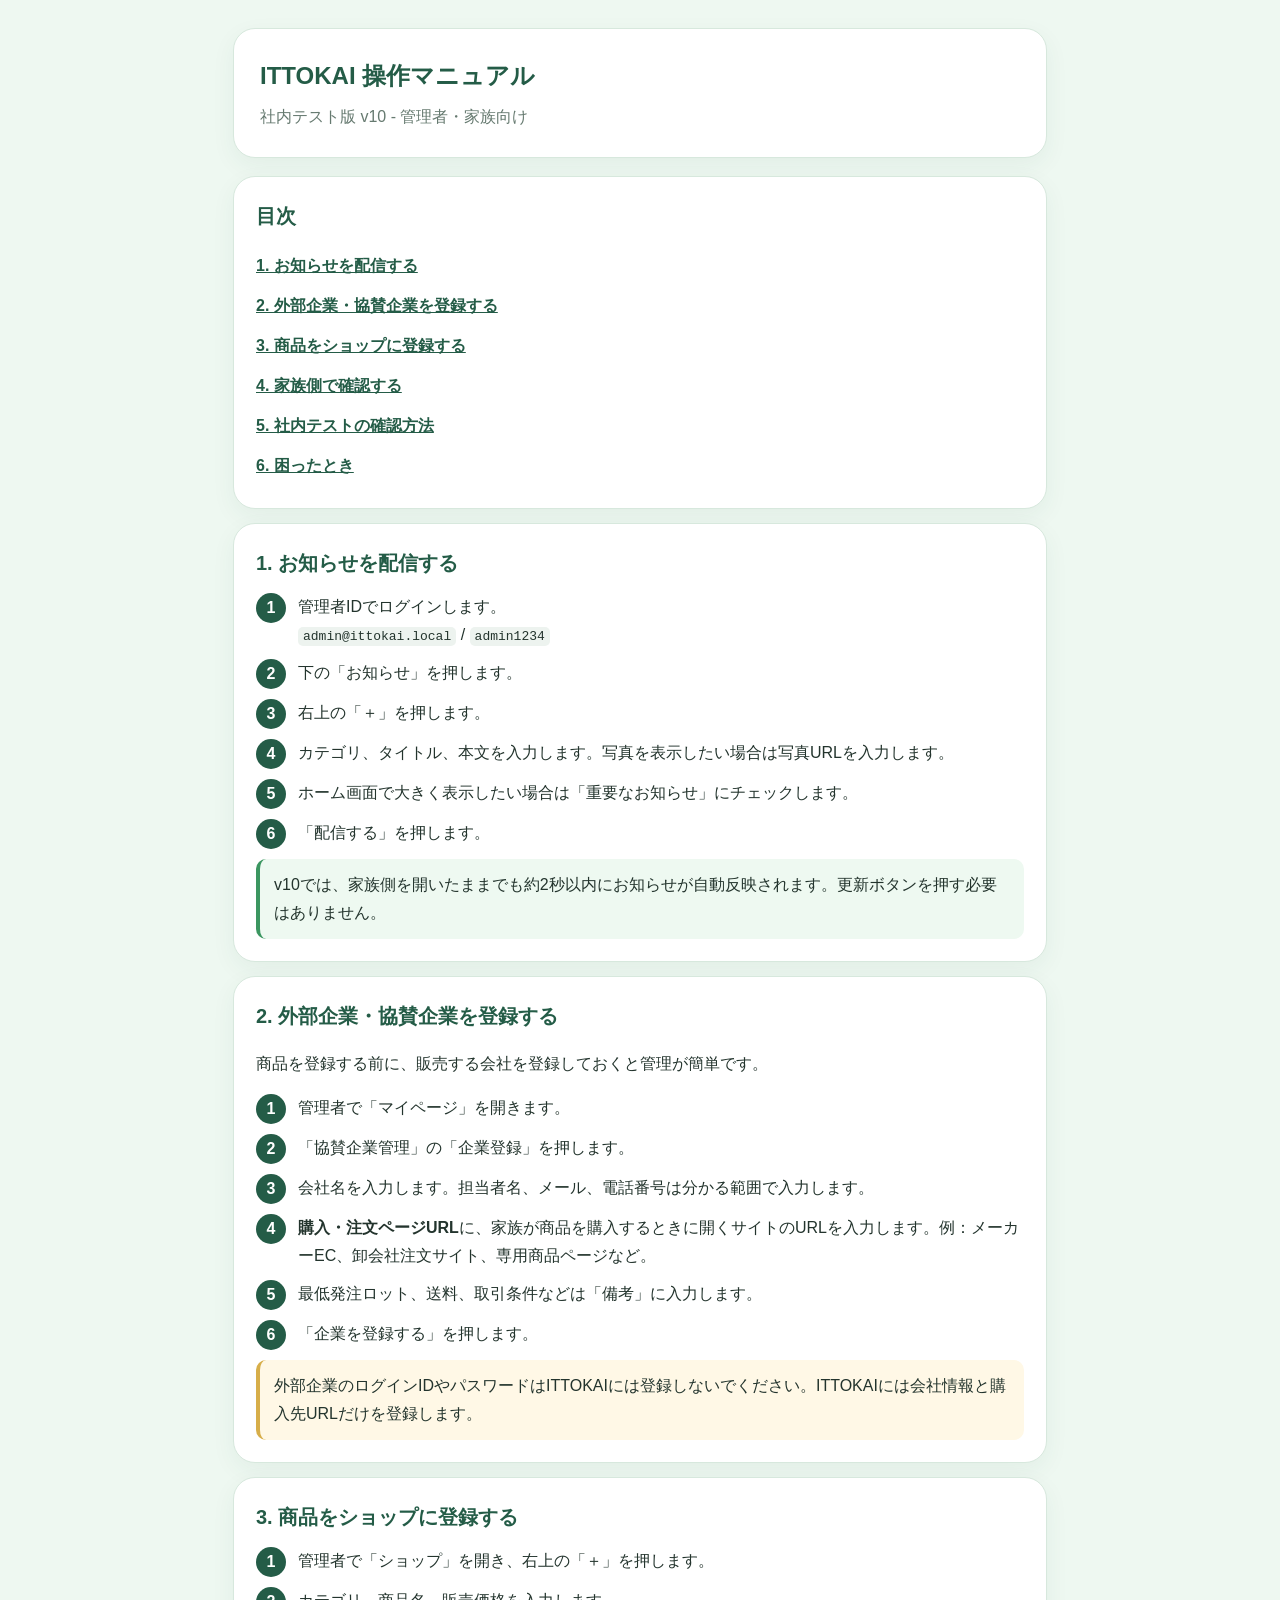
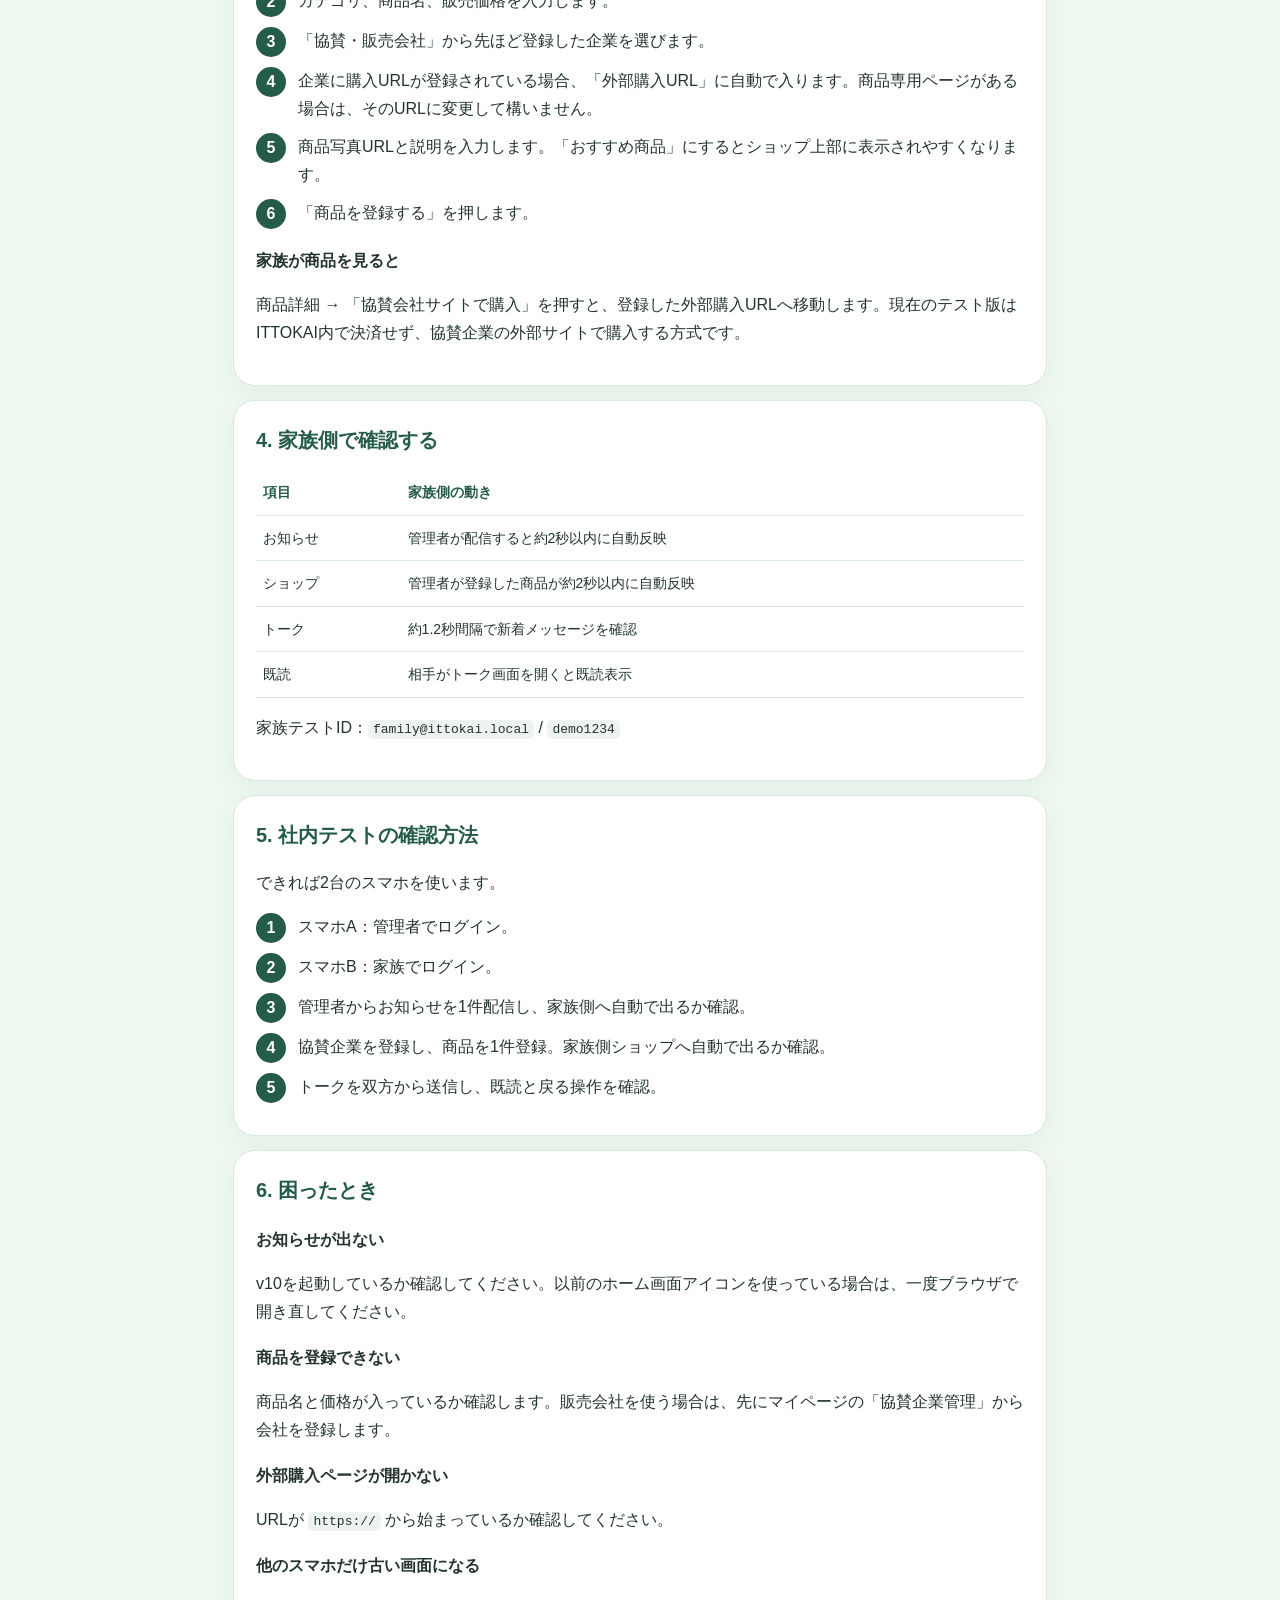
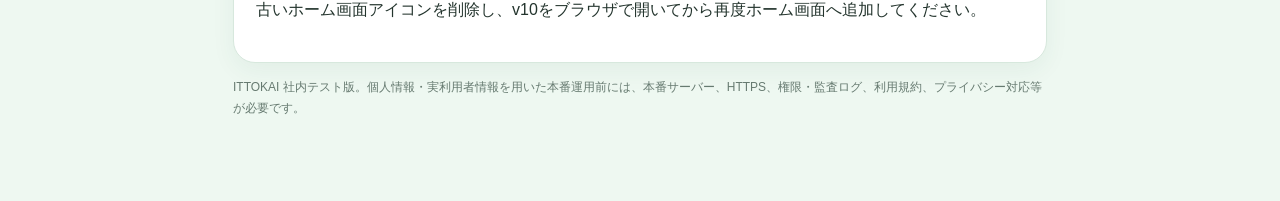
<file: ITTOKAI_Manual_v10.html>
<!doctype html><html lang="ja"><head><meta charset="utf-8"><meta name="viewport" content="width=device-width,initial-scale=1"><title>ITTOKAI 操作マニュアル</title><style>
:root{--g:#245c47;--bg:#eef8f1;--line:#d7e8dd;--muted:#667a70}*{box-sizing:border-box}body{margin:0;font-family:-apple-system,BlinkMacSystemFont,"Segoe UI","Yu Gothic UI",Meiryo,sans-serif;background:var(--bg);color:#23342d;line-height:1.75}.wrap{max-width:850px;margin:auto;padding:28px 18px 70px}.hero,.card{background:#fff;border:1px solid var(--line);border-radius:22px;box-shadow:0 8px 24px rgba(34,83,62,.06)}.hero{padding:26px;margin-bottom:18px}.hero h1{margin:0 0 6px;color:var(--g)}.hero p{margin:0;color:var(--muted)}.card{padding:22px;margin:14px 0}h2{color:var(--g);font-size:20px;margin:0 0 12px}h3{font-size:16px;margin:18px 0 7px}.step{display:flex;gap:12px;margin:10px 0}.num{width:30px;height:30px;border-radius:50%;background:var(--g);color:#fff;display:grid;place-items:center;font-weight:800;flex:none}.note{background:#fff8e6;border-left:4px solid #d7ae49;padding:12px 14px;border-radius:10px}.ok{background:#eef9f1;border-left:4px solid #3b9660;padding:12px 14px;border-radius:10px}table{width:100%;border-collapse:collapse;font-size:14px}th,td{border-bottom:1px solid var(--line);padding:10px 7px;text-align:left;vertical-align:top}th{color:var(--g)}code{background:#edf3ef;padding:2px 5px;border-radius:5px}a{color:var(--g);font-weight:700}.toc a{display:block;padding:6px 0}.small{font-size:12px;color:var(--muted)}
</style></head><body><main class="wrap"><section class="hero"><h1>ITTOKAI 操作マニュアル</h1><p>社内テスト版 v10 - 管理者・家族向け</p></section>
<section class="card toc"><h2>目次</h2><a href="#news">1. お知らせを配信する</a><a href="#vendor">2. 外部企業・協賛企業を登録する</a><a href="#product">3. 商品をショップに登録する</a><a href="#family">4. 家族側で確認する</a><a href="#test">5. 社内テストの確認方法</a><a href="#trouble">6. 困ったとき</a></section>
<section class="card" id="news"><h2>1. お知らせを配信する</h2><div class="step"><span class="num">1</span><div>管理者IDでログインします。<br><code>admin@ittokai.local</code> / <code>admin1234</code></div></div><div class="step"><span class="num">2</span><div>下の「お知らせ」を押します。</div></div><div class="step"><span class="num">3</span><div>右上の「＋」を押します。</div></div><div class="step"><span class="num">4</span><div>カテゴリ、タイトル、本文を入力します。写真を表示したい場合は写真URLを入力します。</div></div><div class="step"><span class="num">5</span><div>ホーム画面で大きく表示したい場合は「重要なお知らせ」にチェックします。</div></div><div class="step"><span class="num">6</span><div>「配信する」を押します。</div></div><div class="ok">v10では、家族側を開いたままでも約2秒以内にお知らせが自動反映されます。更新ボタンを押す必要はありません。</div></section>
<section class="card" id="vendor"><h2>2. 外部企業・協賛企業を登録する</h2><p>商品を登録する前に、販売する会社を登録しておくと管理が簡単です。</p><div class="step"><span class="num">1</span><div>管理者で「マイページ」を開きます。</div></div><div class="step"><span class="num">2</span><div>「協賛企業管理」の「企業登録」を押します。</div></div><div class="step"><span class="num">3</span><div>会社名を入力します。担当者名、メール、電話番号は分かる範囲で入力します。</div></div><div class="step"><span class="num">4</span><div><b>購入・注文ページURL</b>に、家族が商品を購入するときに開くサイトのURLを入力します。例：メーカーEC、卸会社注文サイト、専用商品ページなど。</div></div><div class="step"><span class="num">5</span><div>最低発注ロット、送料、取引条件などは「備考」に入力します。</div></div><div class="step"><span class="num">6</span><div>「企業を登録する」を押します。</div></div><div class="note">外部企業のログインIDやパスワードはITTOKAIには登録しないでください。ITTOKAIには会社情報と購入先URLだけを登録します。</div></section>
<section class="card" id="product"><h2>3. 商品をショップに登録する</h2><div class="step"><span class="num">1</span><div>管理者で「ショップ」を開き、右上の「＋」を押します。</div></div><div class="step"><span class="num">2</span><div>カテゴリ、商品名、販売価格を入力します。</div></div><div class="step"><span class="num">3</span><div>「協賛・販売会社」から先ほど登録した企業を選びます。</div></div><div class="step"><span class="num">4</span><div>企業に購入URLが登録されている場合、「外部購入URL」に自動で入ります。商品専用ページがある場合は、そのURLに変更して構いません。</div></div><div class="step"><span class="num">5</span><div>商品写真URLと説明を入力します。「おすすめ商品」にするとショップ上部に表示されやすくなります。</div></div><div class="step"><span class="num">6</span><div>「商品を登録する」を押します。</div></div><h3>家族が商品を見ると</h3><p>商品詳細 → 「協賛会社サイトで購入」を押すと、登録した外部購入URLへ移動します。現在のテスト版はITTOKAI内で決済せず、協賛企業の外部サイトで購入する方式です。</p></section>
<section class="card" id="family"><h2>4. 家族側で確認する</h2><table><tr><th>項目</th><th>家族側の動き</th></tr><tr><td>お知らせ</td><td>管理者が配信すると約2秒以内に自動反映</td></tr><tr><td>ショップ</td><td>管理者が登録した商品が約2秒以内に自動反映</td></tr><tr><td>トーク</td><td>約1.2秒間隔で新着メッセージを確認</td></tr><tr><td>既読</td><td>相手がトーク画面を開くと既読表示</td></tr></table><p>家族テストID：<code>family@ittokai.local</code> / <code>demo1234</code></p></section>
<section class="card" id="test"><h2>5. 社内テストの確認方法</h2><p>できれば2台のスマホを使います。</p><div class="step"><span class="num">1</span><div>スマホA：管理者でログイン。</div></div><div class="step"><span class="num">2</span><div>スマホB：家族でログイン。</div></div><div class="step"><span class="num">3</span><div>管理者からお知らせを1件配信し、家族側へ自動で出るか確認。</div></div><div class="step"><span class="num">4</span><div>協賛企業を登録し、商品を1件登録。家族側ショップへ自動で出るか確認。</div></div><div class="step"><span class="num">5</span><div>トークを双方から送信し、既読と戻る操作を確認。</div></div></section>
<section class="card" id="trouble"><h2>6. 困ったとき</h2><h3>お知らせが出ない</h3><p>v10を起動しているか確認してください。以前のホーム画面アイコンを使っている場合は、一度ブラウザで開き直してください。</p><h3>商品を登録できない</h3><p>商品名と価格が入っているか確認します。販売会社を使う場合は、先にマイページの「協賛企業管理」から会社を登録します。</p><h3>外部購入ページが開かない</h3><p>URLが <code>https://</code> から始まっているか確認してください。</p><h3>他のスマホだけ古い画面になる</h3><p>古いホーム画面アイコンを削除し、v10をブラウザで開いてから再度ホーム画面へ追加してください。</p></section>
<p class="small">ITTOKAI 社内テスト版。個人情報・実利用者情報を用いた本番運用前には、本番サーバー、HTTPS、権限・監査ログ、利用規約、プライバシー対応等が必要です。</p></main></body></html>
</file>
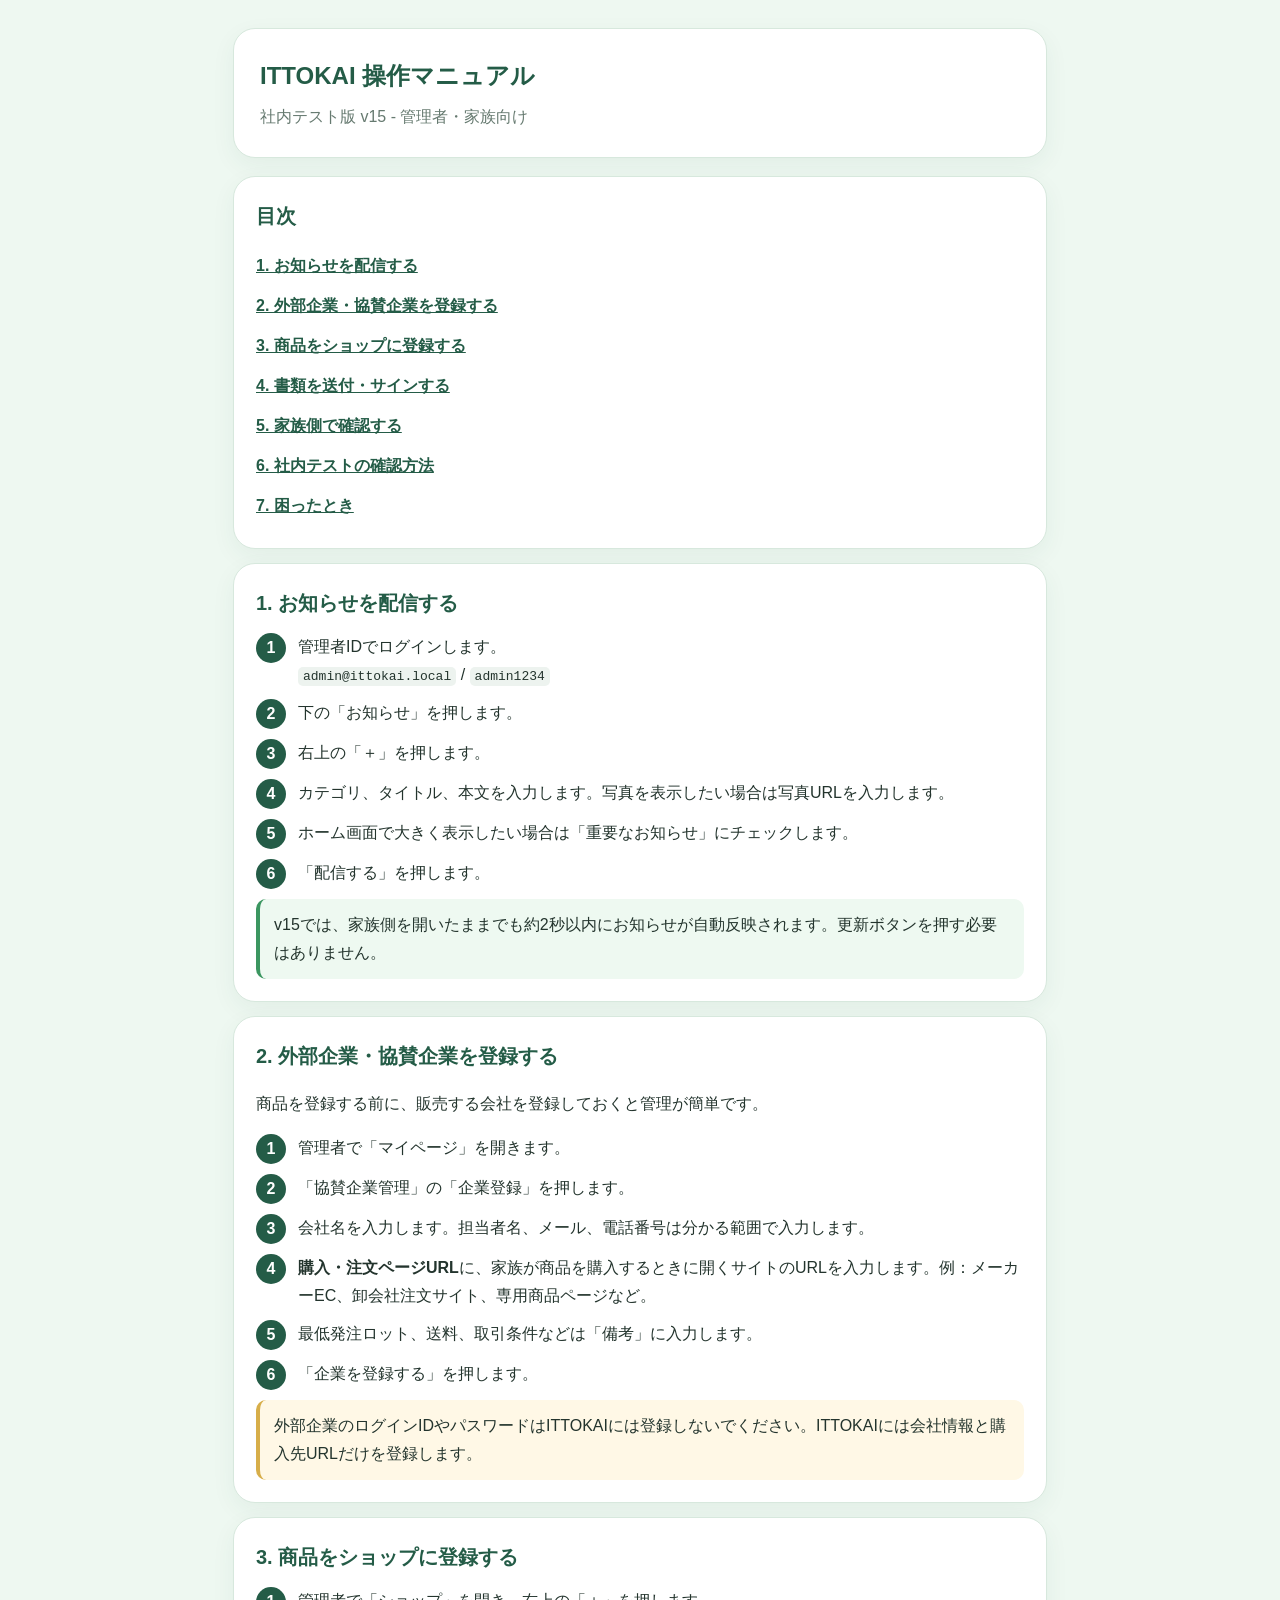
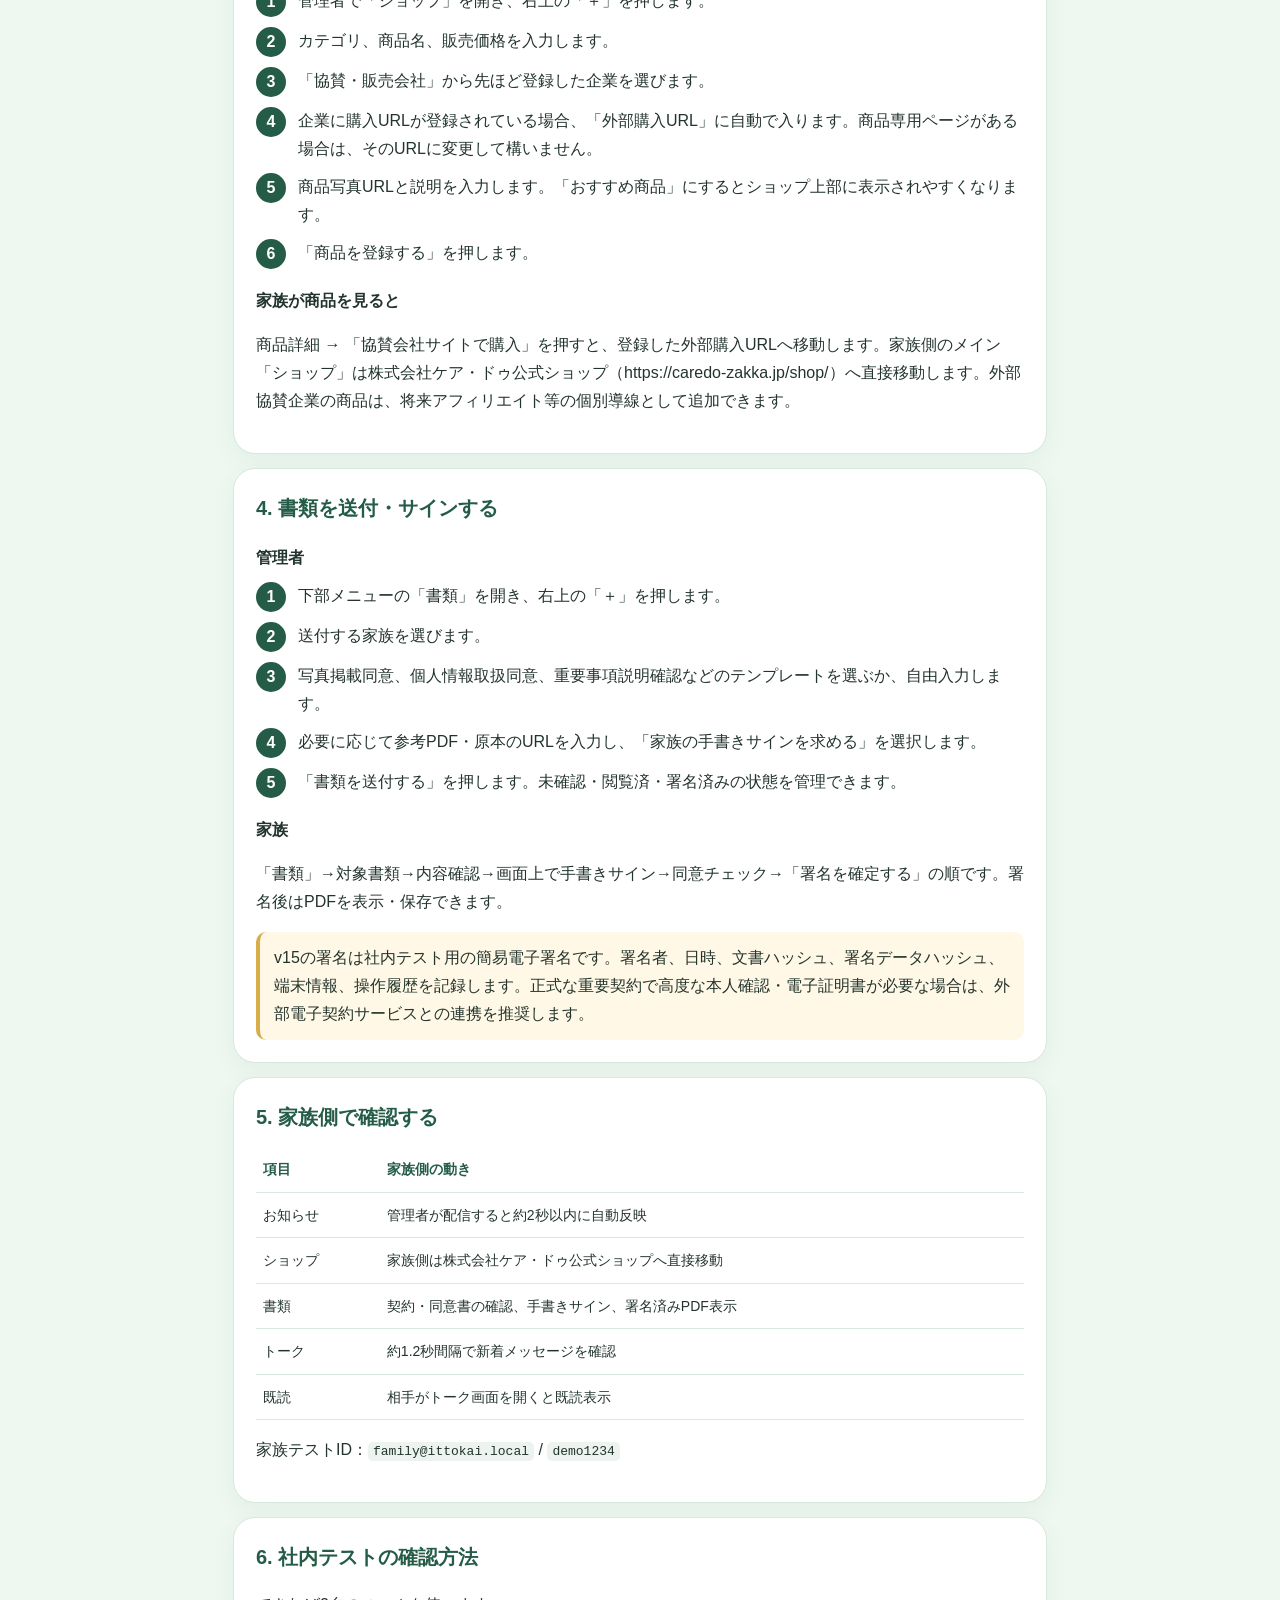
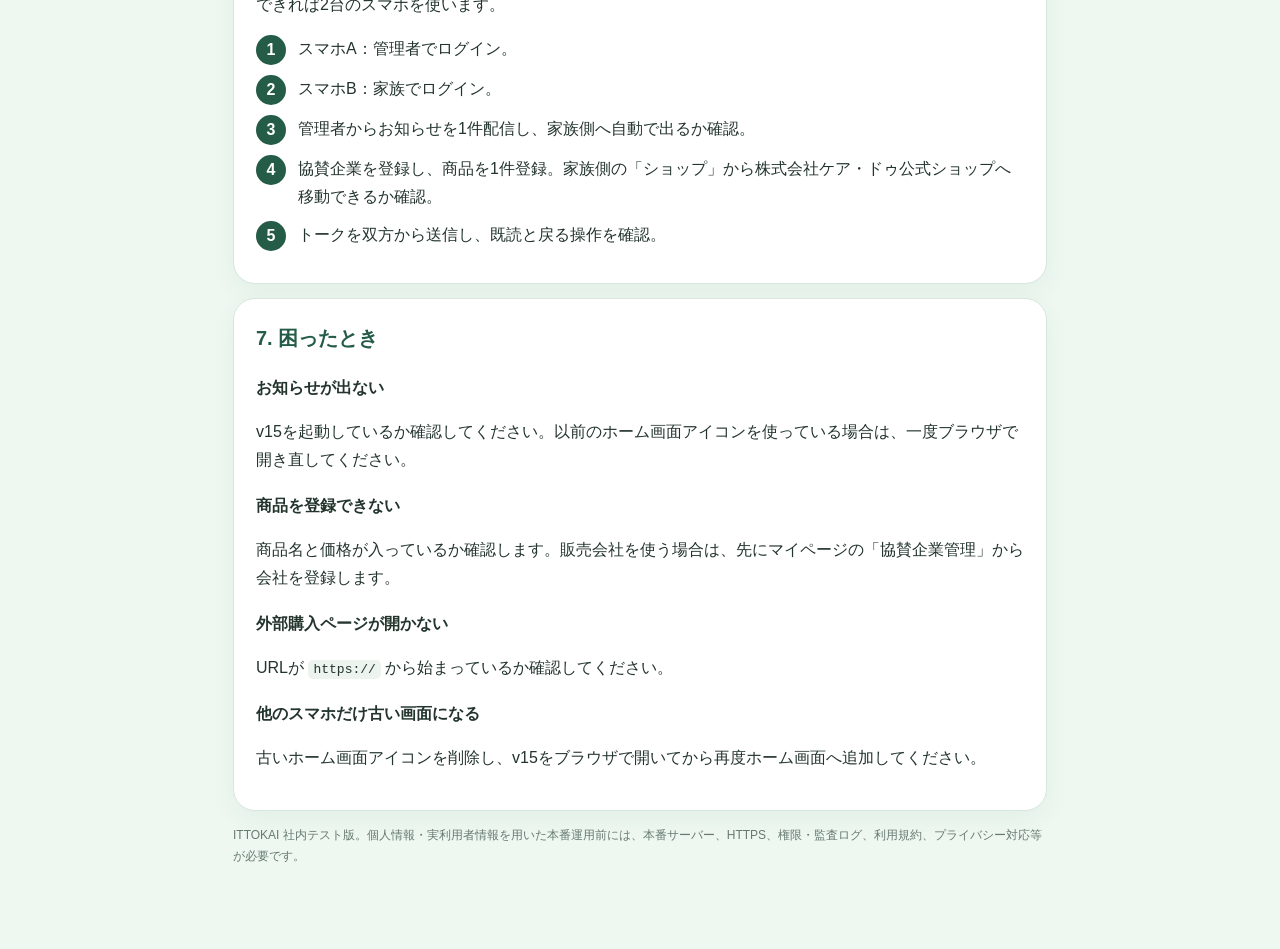
<file: ITTOKAI_Manual_v15.html>
<!doctype html><html lang="ja"><head><meta charset="utf-8"><meta name="viewport" content="width=device-width,initial-scale=1"><title>ITTOKAI 操作マニュアル</title><style>
:root{--g:#245c47;--bg:#eef8f1;--line:#d7e8dd;--muted:#667a70}*{box-sizing:border-box}body{margin:0;font-family:-apple-system,BlinkMacSystemFont,"Segoe UI","Yu Gothic UI",Meiryo,sans-serif;background:var(--bg);color:#23342d;line-height:1.75}.wrap{max-width:850px;margin:auto;padding:28px 18px 70px}.hero,.card{background:#fff;border:1px solid var(--line);border-radius:22px;box-shadow:0 8px 24px rgba(34,83,62,.06)}.hero{padding:26px;margin-bottom:18px}.hero h1{margin:0 0 6px;color:var(--g)}.hero p{margin:0;color:var(--muted)}.card{padding:22px;margin:14px 0}h2{color:var(--g);font-size:20px;margin:0 0 12px}h3{font-size:16px;margin:18px 0 7px}.step{display:flex;gap:12px;margin:10px 0}.num{width:30px;height:30px;border-radius:50%;background:var(--g);color:#fff;display:grid;place-items:center;font-weight:800;flex:none}.note{background:#fff8e6;border-left:4px solid #d7ae49;padding:12px 14px;border-radius:10px}.ok{background:#eef9f1;border-left:4px solid #3b9660;padding:12px 14px;border-radius:10px}table{width:100%;border-collapse:collapse;font-size:14px}th,td{border-bottom:1px solid var(--line);padding:10px 7px;text-align:left;vertical-align:top}th{color:var(--g)}code{background:#edf3ef;padding:2px 5px;border-radius:5px}a{color:var(--g);font-weight:700}.toc a{display:block;padding:6px 0}.small{font-size:12px;color:var(--muted)}
</style></head><body><main class="wrap"><section class="hero"><h1>ITTOKAI 操作マニュアル</h1><p>社内テスト版 v15 - 管理者・家族向け</p></section>
<section class="card toc"><h2>目次</h2><a href="#news">1. お知らせを配信する</a><a href="#vendor">2. 外部企業・協賛企業を登録する</a><a href="#product">3. 商品をショップに登録する</a><a href="#documents">4. 書類を送付・サインする</a><a href="#family">5. 家族側で確認する</a><a href="#test">6. 社内テストの確認方法</a><a href="#trouble">7. 困ったとき</a></section>
<section class="card" id="news"><h2>1. お知らせを配信する</h2><div class="step"><span class="num">1</span><div>管理者IDでログインします。<br><code>admin@ittokai.local</code> / <code>admin1234</code></div></div><div class="step"><span class="num">2</span><div>下の「お知らせ」を押します。</div></div><div class="step"><span class="num">3</span><div>右上の「＋」を押します。</div></div><div class="step"><span class="num">4</span><div>カテゴリ、タイトル、本文を入力します。写真を表示したい場合は写真URLを入力します。</div></div><div class="step"><span class="num">5</span><div>ホーム画面で大きく表示したい場合は「重要なお知らせ」にチェックします。</div></div><div class="step"><span class="num">6</span><div>「配信する」を押します。</div></div><div class="ok">v15では、家族側を開いたままでも約2秒以内にお知らせが自動反映されます。更新ボタンを押す必要はありません。</div></section>
<section class="card" id="vendor"><h2>2. 外部企業・協賛企業を登録する</h2><p>商品を登録する前に、販売する会社を登録しておくと管理が簡単です。</p><div class="step"><span class="num">1</span><div>管理者で「マイページ」を開きます。</div></div><div class="step"><span class="num">2</span><div>「協賛企業管理」の「企業登録」を押します。</div></div><div class="step"><span class="num">3</span><div>会社名を入力します。担当者名、メール、電話番号は分かる範囲で入力します。</div></div><div class="step"><span class="num">4</span><div><b>購入・注文ページURL</b>に、家族が商品を購入するときに開くサイトのURLを入力します。例：メーカーEC、卸会社注文サイト、専用商品ページなど。</div></div><div class="step"><span class="num">5</span><div>最低発注ロット、送料、取引条件などは「備考」に入力します。</div></div><div class="step"><span class="num">6</span><div>「企業を登録する」を押します。</div></div><div class="note">外部企業のログインIDやパスワードはITTOKAIには登録しないでください。ITTOKAIには会社情報と購入先URLだけを登録します。</div></section>
<section class="card" id="product"><h2>3. 商品をショップに登録する</h2><div class="step"><span class="num">1</span><div>管理者で「ショップ」を開き、右上の「＋」を押します。</div></div><div class="step"><span class="num">2</span><div>カテゴリ、商品名、販売価格を入力します。</div></div><div class="step"><span class="num">3</span><div>「協賛・販売会社」から先ほど登録した企業を選びます。</div></div><div class="step"><span class="num">4</span><div>企業に購入URLが登録されている場合、「外部購入URL」に自動で入ります。商品専用ページがある場合は、そのURLに変更して構いません。</div></div><div class="step"><span class="num">5</span><div>商品写真URLと説明を入力します。「おすすめ商品」にするとショップ上部に表示されやすくなります。</div></div><div class="step"><span class="num">6</span><div>「商品を登録する」を押します。</div></div><h3>家族が商品を見ると</h3><p>商品詳細 → 「協賛会社サイトで購入」を押すと、登録した外部購入URLへ移動します。家族側のメイン「ショップ」は株式会社ケア・ドゥ公式ショップ（https://caredo-zakka.jp/shop/）へ直接移動します。外部協賛企業の商品は、将来アフィリエイト等の個別導線として追加できます。</p></section>
<section class="card" id="documents"><h2>4. 書類を送付・サインする</h2><h3>管理者</h3><div class="step"><span class="num">1</span><div>下部メニューの「書類」を開き、右上の「＋」を押します。</div></div><div class="step"><span class="num">2</span><div>送付する家族を選びます。</div></div><div class="step"><span class="num">3</span><div>写真掲載同意、個人情報取扱同意、重要事項説明確認などのテンプレートを選ぶか、自由入力します。</div></div><div class="step"><span class="num">4</span><div>必要に応じて参考PDF・原本のURLを入力し、「家族の手書きサインを求める」を選択します。</div></div><div class="step"><span class="num">5</span><div>「書類を送付する」を押します。未確認・閲覧済・署名済みの状態を管理できます。</div></div><h3>家族</h3><p>「書類」→対象書類→内容確認→画面上で手書きサイン→同意チェック→「署名を確定する」の順です。署名後はPDFを表示・保存できます。</p><div class="note">v15の署名は社内テスト用の簡易電子署名です。署名者、日時、文書ハッシュ、署名データハッシュ、端末情報、操作履歴を記録します。正式な重要契約で高度な本人確認・電子証明書が必要な場合は、外部電子契約サービスとの連携を推奨します。</div></section><section class="card" id="family"><h2>5. 家族側で確認する</h2><table><tr><th>項目</th><th>家族側の動き</th></tr><tr><td>お知らせ</td><td>管理者が配信すると約2秒以内に自動反映</td></tr><tr><td>ショップ</td><td>家族側は株式会社ケア・ドゥ公式ショップへ直接移動</td></tr><tr><td>書類</td><td>契約・同意書の確認、手書きサイン、署名済みPDF表示</td></tr><tr><td>トーク</td><td>約1.2秒間隔で新着メッセージを確認</td></tr><tr><td>既読</td><td>相手がトーク画面を開くと既読表示</td></tr></table><p>家族テストID：<code>family@ittokai.local</code> / <code>demo1234</code></p></section>
<section class="card" id="test"><h2>6. 社内テストの確認方法</h2><p>できれば2台のスマホを使います。</p><div class="step"><span class="num">1</span><div>スマホA：管理者でログイン。</div></div><div class="step"><span class="num">2</span><div>スマホB：家族でログイン。</div></div><div class="step"><span class="num">3</span><div>管理者からお知らせを1件配信し、家族側へ自動で出るか確認。</div></div><div class="step"><span class="num">4</span><div>協賛企業を登録し、商品を1件登録。家族側の「ショップ」から株式会社ケア・ドゥ公式ショップへ移動できるか確認。</div></div><div class="step"><span class="num">5</span><div>トークを双方から送信し、既読と戻る操作を確認。</div></div></section>
<section class="card" id="trouble"><h2>7. 困ったとき</h2><h3>お知らせが出ない</h3><p>v15を起動しているか確認してください。以前のホーム画面アイコンを使っている場合は、一度ブラウザで開き直してください。</p><h3>商品を登録できない</h3><p>商品名と価格が入っているか確認します。販売会社を使う場合は、先にマイページの「協賛企業管理」から会社を登録します。</p><h3>外部購入ページが開かない</h3><p>URLが <code>https://</code> から始まっているか確認してください。</p><h3>他のスマホだけ古い画面になる</h3><p>古いホーム画面アイコンを削除し、v15をブラウザで開いてから再度ホーム画面へ追加してください。</p></section>
<p class="small">ITTOKAI 社内テスト版。個人情報・実利用者情報を用いた本番運用前には、本番サーバー、HTTPS、権限・監査ログ、利用規約、プライバシー対応等が必要です。</p></main></body></html>
</file>
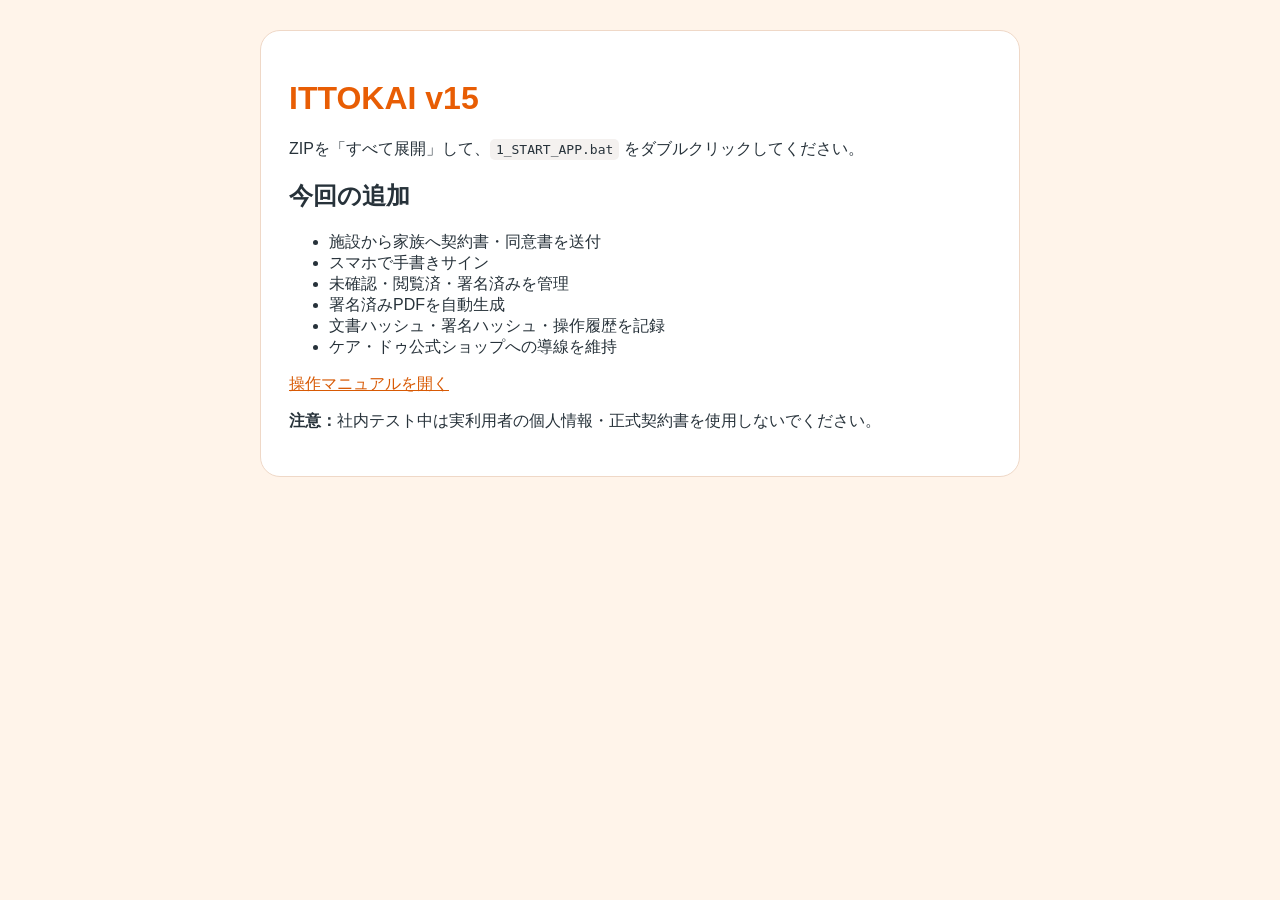
<file: README_FIRST.html>
<!doctype html><html lang="ja"><meta charset="utf-8"><meta name="viewport" content="width=device-width,initial-scale=1"><title>ITTOKAI v15</title><style>body{font-family:Meiryo,sans-serif;background:#fff4ea;color:#27323a;max-width:760px;margin:auto;padding:30px}main{background:white;padding:28px;border-radius:20px;border:1px solid #efd8c7}h1{color:#e85d04}code{background:#f4f1ef;padding:3px 6px;border-radius:5px}a{color:#d85a05}</style><main><h1>ITTOKAI v15</h1><p>ZIPを「すべて展開」して、<code>1_START_APP.bat</code> をダブルクリックしてください。</p><h2>今回の追加</h2><ul><li>施設から家族へ契約書・同意書を送付</li><li>スマホで手書きサイン</li><li>未確認・閲覧済・署名済みを管理</li><li>署名済みPDFを自動生成</li><li>文書ハッシュ・署名ハッシュ・操作履歴を記録</li><li>ケア・ドゥ公式ショップへの導線を維持</li></ul><p><a href="ITTOKAI_Manual_v15.html">操作マニュアルを開く</a></p><p><b>注意：</b>社内テスト中は実利用者の個人情報・正式契約書を使用しないでください。</p></main></html>
</file>
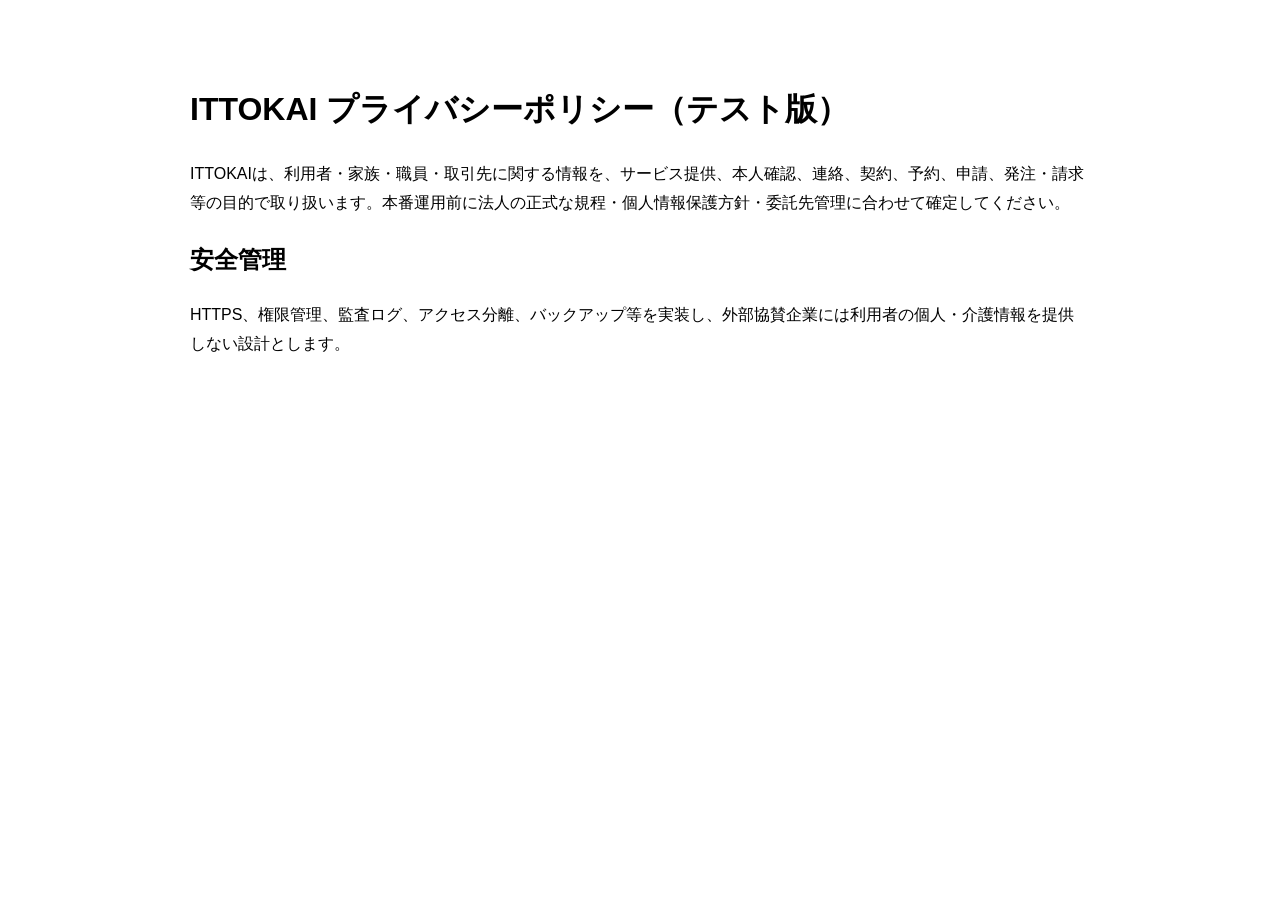
<file: static/privacy.html>
<!doctype html><meta charset="utf-8"><title>ITTOKAI プライバシーポリシー</title><style>body{max-width:900px;margin:40px auto;padding:20px;font-family:sans-serif;line-height:1.8}</style><h1>ITTOKAI プライバシーポリシー（テスト版）</h1><p>ITTOKAIは、利用者・家族・職員・取引先に関する情報を、サービス提供、本人確認、連絡、契約、予約、申請、発注・請求等の目的で取り扱います。本番運用前に法人の正式な規程・個人情報保護方針・委託先管理に合わせて確定してください。</p><h2>安全管理</h2><p>HTTPS、権限管理、監査ログ、アクセス分離、バックアップ等を実装し、外部協賛企業には利用者の個人・介護情報を提供しない設計とします。</p>
</file>
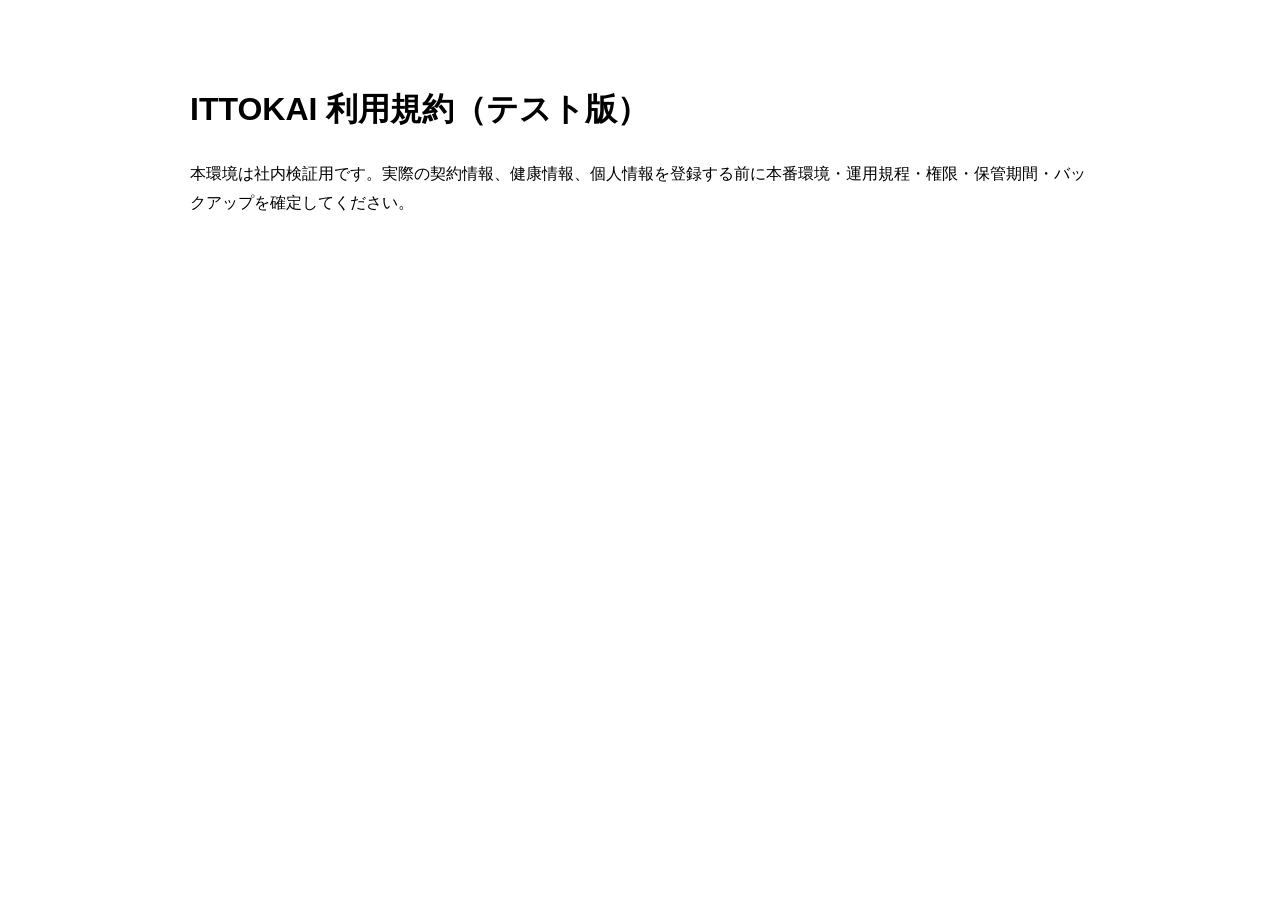
<file: static/terms.html>
<!doctype html><meta charset="utf-8"><title>ITTOKAI 利用規約</title><style>body{max-width:900px;margin:40px auto;padding:20px;font-family:sans-serif;line-height:1.8}</style><h1>ITTOKAI 利用規約（テスト版）</h1><p>本環境は社内検証用です。実際の契約情報、健康情報、個人情報を登録する前に本番環境・運用規程・権限・保管期間・バックアップを確定してください。</p>
</file>
